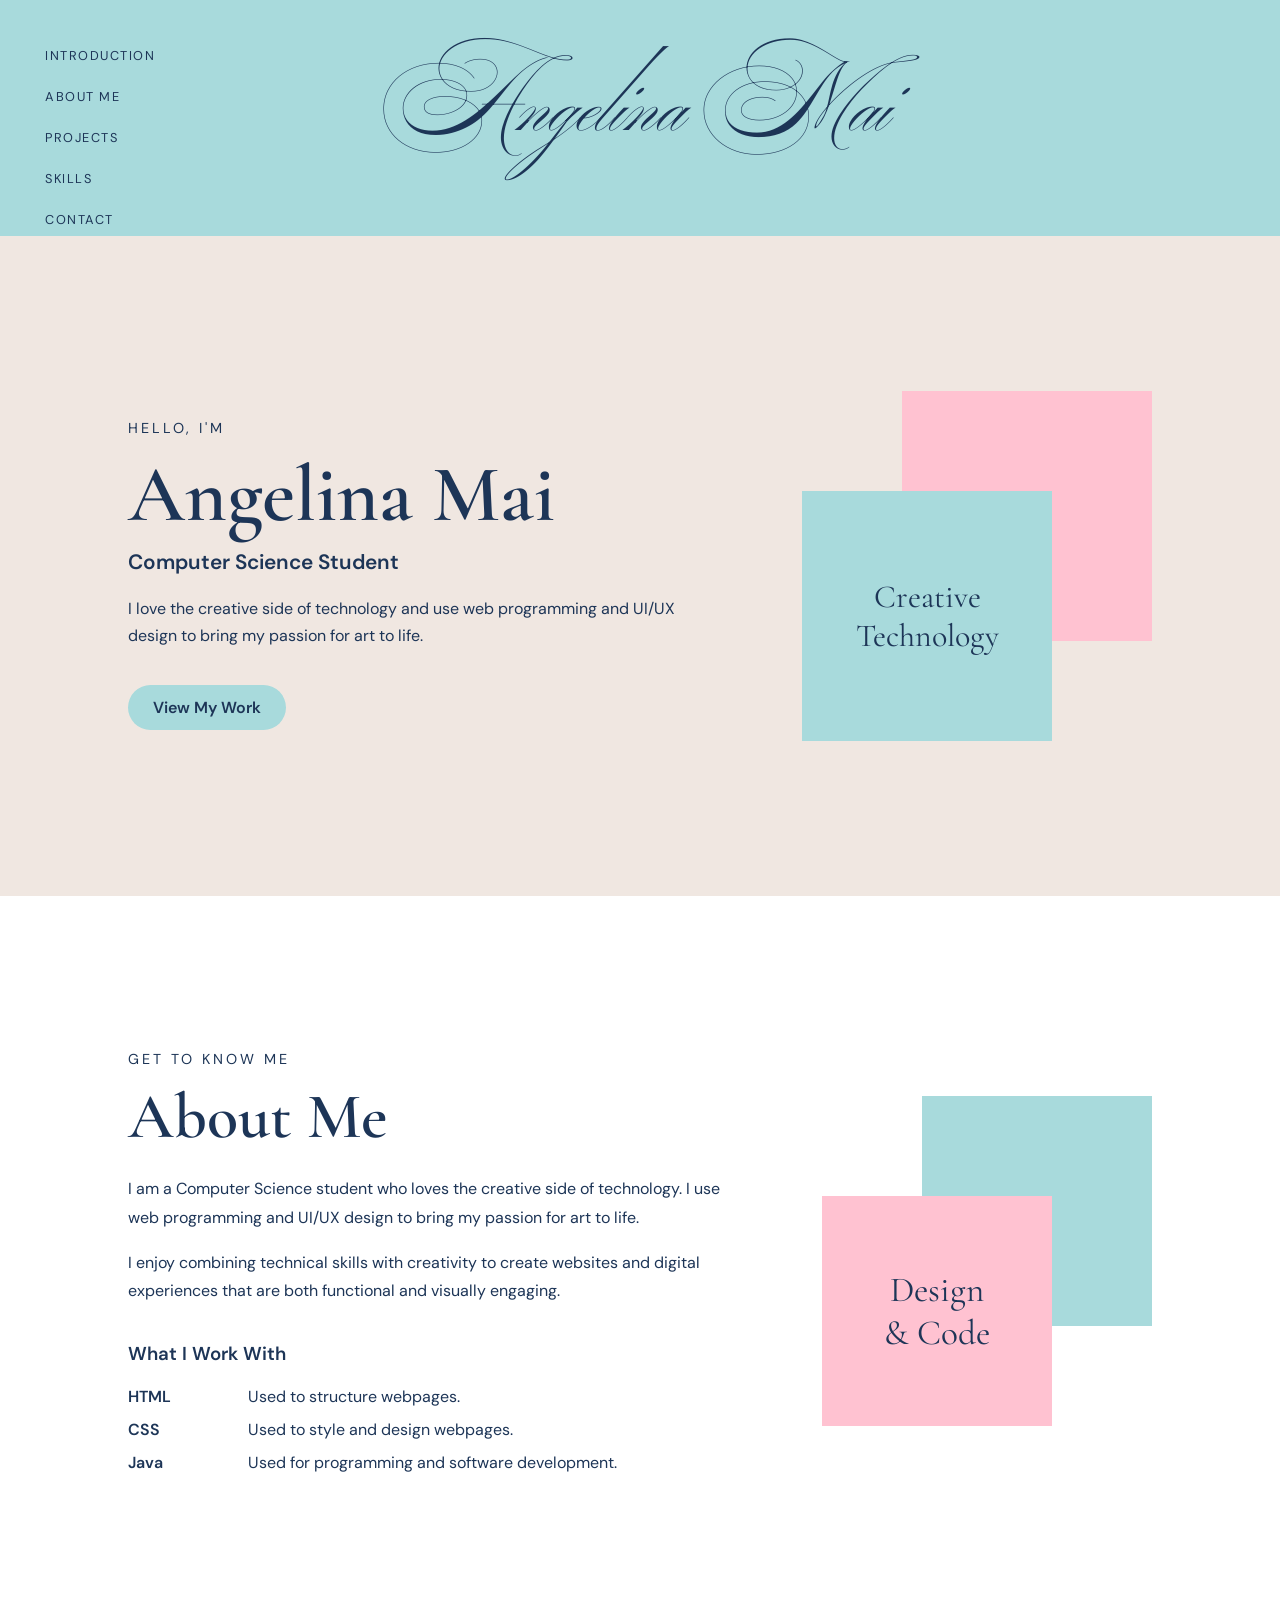
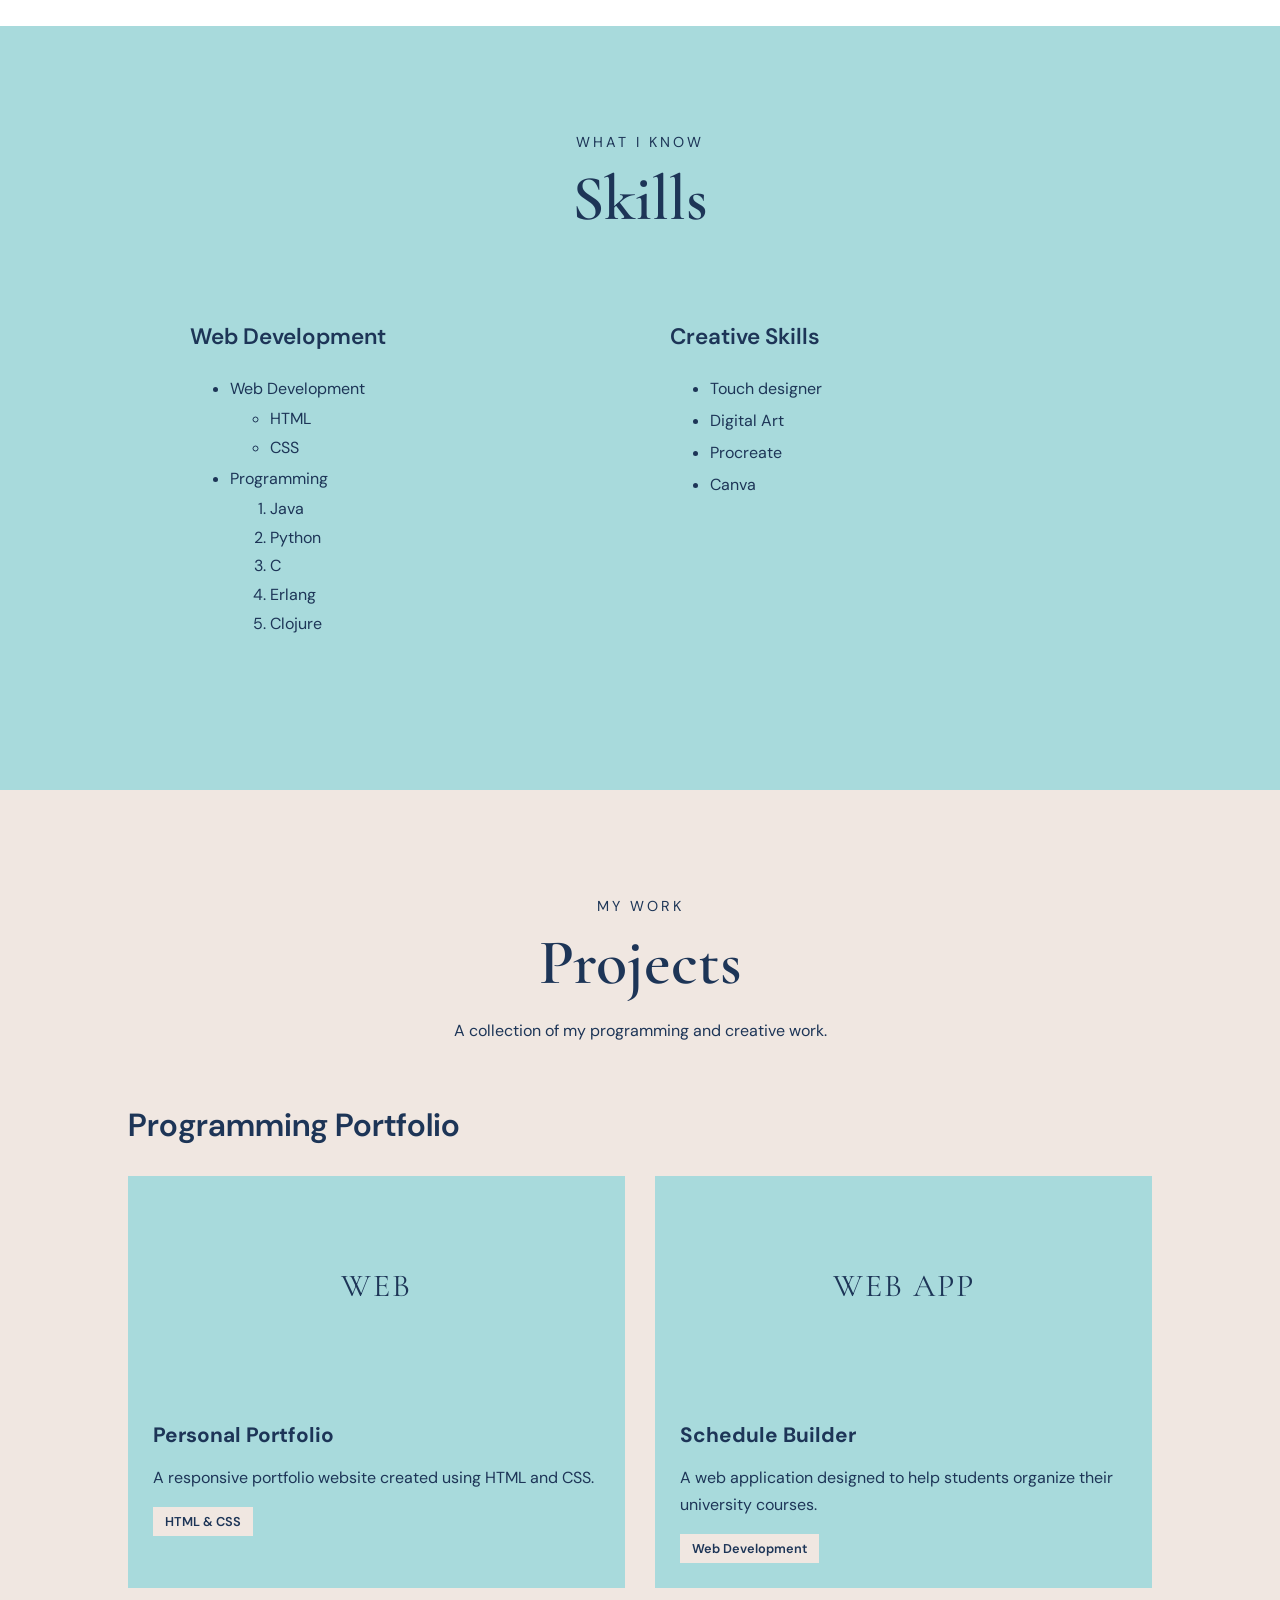
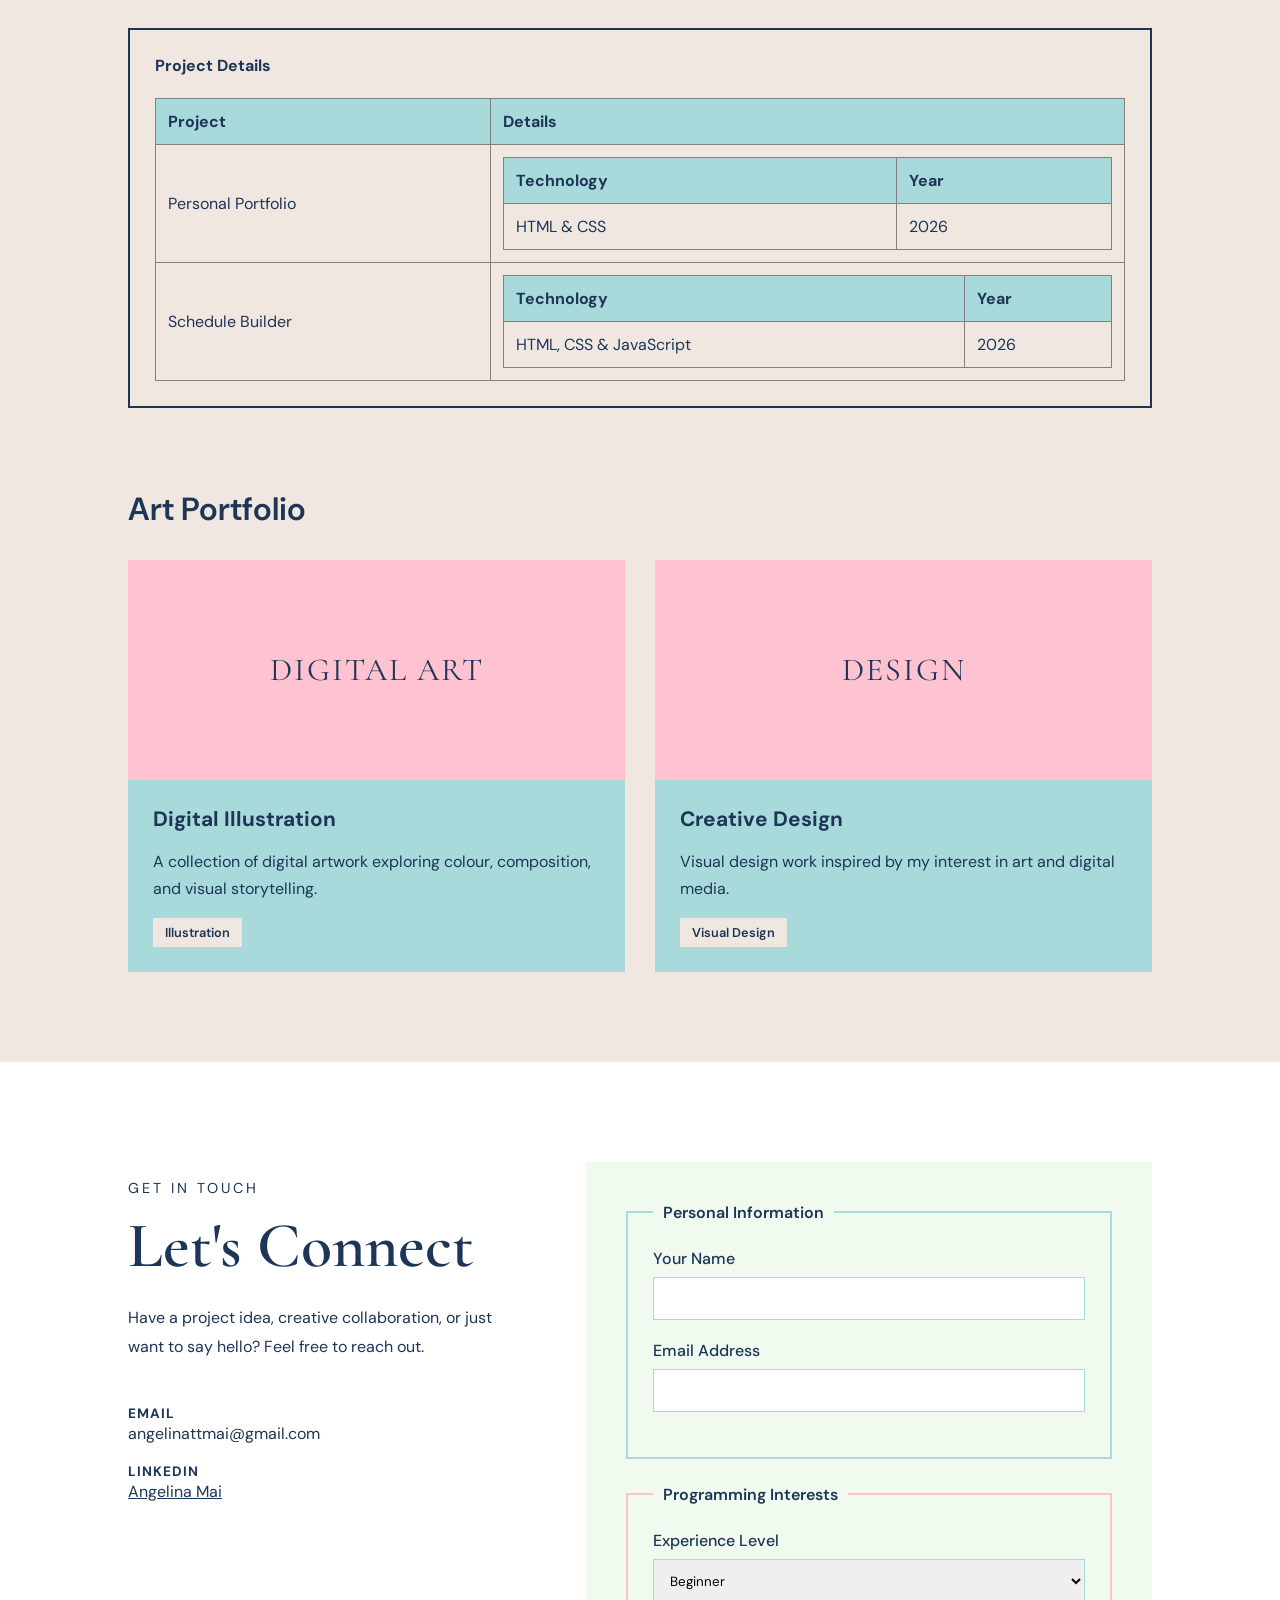
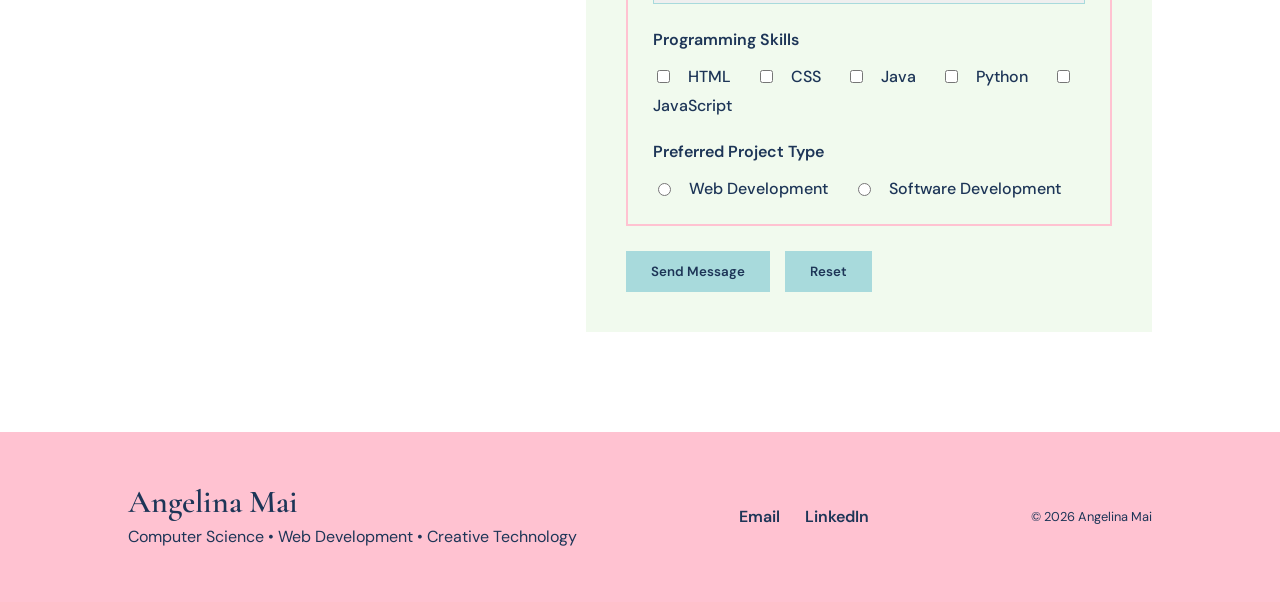
<file: index.html>
<!DOCTYPE html>
<html lang="en">

<head>
    <meta charset="UTF-8">
    <title> Angelina Mai's portfolio </title>
    <link rel="preconnect" href="https://fonts.googleapis.com">
    <link rel="preconnect" href="https://fonts.gstatic.com" crossorigin>
    <link href="https://fonts.googleapis.com/css2?family=Ballet&family=Cormorant+Garamond:wght@500;600;700&family=DM+Sans:wght@400;500;600;700&display=swap" rel="stylesheet">


    <link rel="stylesheet" href="style.css">
</head>

<body> 

    <!-- Used <header> because it introduces my portfolio and provides a brief overview of my background -->
    <header>
    <div class="header-content">
        <h1>Angelina Mai</h1>
    </div>
</header>
    <!-- Used <nav> because these links provide the main way visitors move between sections of my portfolio. -->
<nav>
    <a href="#intro">Introduction</a>
    <a href="#about">About Me</a>
    <a href="#projects">Projects</a>
    <a href="#skills">Skills</a>
    <a href="#contact">Contact</a>
</nav>

    <main>

        <section id="intro" class="intro">
        <div class="intro-text">
            <p class="eyebrow">HELLO, I'M</p>
            <h2>Angelina Mai</h2>
            <h3>Computer Science Student</h3>

            <p>
                I love the creative side of technology and use
                web programming and UI/UX design to bring my
                passion for art to life.
            </p>

            <a href="#projects" class="intro-button">View My Work</a>
        </div>

        <div class="intro-visual">
            <div class="intro-box back-box"></div>
            <div class="intro-box front-box">
                <span>Creative<br>Technology</span>
            </div>
        </div>
    </section>

      <section id="about" class="about-section">

    <!-- Used a section to organize my personal introduction separately from my projects and skills. -->
    <div class="about-content">
        <p class="eyebrow">GET TO KNOW ME</p>

        <h2>About Me</h2>

        <p>
            I am a Computer Science student who loves the creative
            side of technology. I use web programming and UI/UX
            design to bring my passion for art to life.
        </p>

        <p>
            I enjoy combining technical skills with creativity to
            create websites and digital experiences that are both
            functional and visually engaging.
        </p>

        <h3>What I Work With</h3>

        <!-- Used <dl> here because I am defining and describing the technologies I use. -->
        <dl>
            <dt>HTML</dt>
            <dd>Used to structure webpages.</dd>

            <dt>CSS</dt>
            <dd>Used to style and design webpages.</dd>

            <dt>Java</dt>
            <dd>Used for programming and software development.</dd>
        </dl>
    </div>

    <div class="about-visual">
        <div class="about-box about-back"></div>

        <div class="about-box about-front">
            <span>Design<br>&amp; Code</span>
        </div>
    </div>

</section>

    <section id="skills" class="skills-section">

    <div class="section-heading">
        <p class="eyebrow">WHAT I KNOW</p>
        <h2>Skills</h2>
    </div>

    <div class="skills-box">

        <div class="skill-column">
            <h3>Web Development</h3>

            
            <ul>
                <li>Web Development
                    <ul>
                        <li>HTML</li>
                        <li>CSS</li>
                    </ul>
                </li>

                <li>Programming
                    <ol>
                        <li>Java</li>
                        <li>Python</li>
                        <li>C</li>
                        <li>Erlang</li>
                        <li>Clojure</li>
                    </ol>
                </li>
            </ul>
        </div>

        <div class="skill-column">
            <h3>Creative Skills</h3>

            <ul>
                <li>Touch designer</li>
                <li>Digital Art</li>
                <li>Procreate</li>
                <li>Canva</li>
            </ul>
        </div>

    </div>

</section>

    <section id="projects" class="projects-section">

    <div class="section-heading">
        <p class="eyebrow">MY WORK</p>
        <h2>Projects</h2>
        <p>
            A collection of my programming and creative work.
        </p>
    </div>

    <div class="portfolio-category">
        <h3>Programming Portfolio</h3>

        <div class="project-grid">

            <article class="project-card">
                <div class="project-image programming-image">
                    <span>WEB</span>
                </div>

                <div class="project-info">
                    <h4>Personal Portfolio</h4>
                    <p>
                        A responsive portfolio website created using
                        HTML and CSS.
                    </p>
                    <span class="project-tag">HTML &amp; CSS</span>
                </div>
            </article>

            <article class="project-card">
                <div class="project-image programming-image">
                    <span>WEB APP</span>
                </div>

                <div class="project-info">
                    <h4>Schedule Builder</h4>
                    <p>
                        A web application designed to help students
                        organize their university courses.
                    </p>
                    <span class="project-tag">Web Development</span>
                </div>
            </article>

        </div>

        <div class="project-table">
            <h4>Project Details</h4>
            <!-- Used a nested table here to organize each project's technology and year. -->
            <table border="1">
                <tr>
                    <th>Project</th>
                    <th>Details</th>
                </tr>

                <tr>
                    <td>Personal Portfolio</td>

                    <td>
                        <table border="1">
                            <tr>
                                <th>Technology</th>
                                <th>Year</th>
                            </tr>

                            <tr>
                                <td>HTML &amp; CSS</td>
                                <td>2026</td>
                            </tr>
                        </table>
                    </td>
                </tr>

                <tr>
                    <td>Schedule Builder</td>

                    <td>
                        <table border="1">
                            <tr>
                                <th>Technology</th>
                                <th>Year</th>
                            </tr>

                            <tr>
                                <td>HTML, CSS &amp; JavaScript</td>
                                <td>2026</td>
                            </tr>
                        </table>
                    </td>
                </tr>
            </table>
        </div>
    </div>


    <div class="portfolio-category art-category">
        <h3>Art Portfolio</h3>

        <div class="project-grid">

            <article class="project-card">
                <div class="project-image art-image">
                    <span>DIGITAL ART</span>
                </div>

                <div class="project-info">
                    <h4>Digital Illustration</h4>
                    <p>
                        A collection of digital artwork exploring
                        colour, composition, and visual storytelling.
                    </p>
                    <span class="project-tag">Illustration</span>
                </div>
            </article>

            <article class="project-card">
                <div class="project-image art-image">
                    <span>DESIGN</span>
                </div>

                <div class="project-info">
                    <h4>Creative Design</h4>
                    <p>
                        Visual design work inspired by my interest
                        in art and digital media.
                    </p>
                    <span class="project-tag">Visual Design</span>
                </div>
            </article>

        </div>
    </div>

</section>

   <section id="contact" class="contact-section">

    <div class="contact-intro">
        <p class="eyebrow">GET IN TOUCH</p>
        <h2>Let's Connect</h2>

        <p>
            Have a project idea, creative collaboration, or just want
            to say hello? Feel free to reach out.
        </p>

        <div class="contact-details">
            <p><strong>Email</strong><br>
                angelinattmai@gmail.com
            </p>

            <p><strong>LinkedIn</strong><br>
                <a href="https://www.linkedin.com/in/angelina-mai-190041386/?isSelfProfile=true">
                    Angelina Mai
                </a>
            </p>
        </div>
    </div>

    <form class="contact-form">

        <fieldset>
            <legend>Personal Information</legend>

            <label for="name">Your Name</label>
            <input type="text" id="name" name="name">

            <label for="email">Email Address</label>
            <input type="email" id="email" name="email">
        </fieldset>

        <fieldset>
            <legend>Programming Interests</legend>

            <label for="level">Experience Level</label>

            <select id="level" name="level">
                <option value="beginner">Beginner</option>
                <option value="intermediate">Intermediate</option>
                <option value="advanced">Advanced</option>
            </select>

         <p class="form-label">Programming Skills</p>

            <div class="checkbox-group">
                <input type="checkbox" id="html" name="skills" value="html">
                <label for="html">HTML</label>

                <input type="checkbox" id="css" name="skills" value="css">
                <label for="css">CSS</label>

                <input type="checkbox" id="java" name="skills" value="java">
                <label for="java">Java</label>

                <input type="checkbox" id="python" name="skills" value="python">
                <label for="python">Python</label>

                <input type="checkbox" id="javascript" name="skills" value="javascript">
                <label for="javascript">JavaScript</label>
            </div>

            <p class="form-label">Preferred Project Type</p>

            <div class="radio-group">
                <input type="radio" id="web" name="project" value="web">
                <label for="web">Web Development</label>

                <input type="radio" id="software" name="project" value="software">
                <label for="software">Software Development</label>
            </div>

        </fieldset>

        <div class="form-buttons">
            <button type="submit">Send Message</button>
            <button type="reset">Reset</button>
        </div>
        </form>
    
    </section>

    </main>

    <footer class="site-footer">
    <div>
        <h3>Angelina Mai</h3>
        <p>Computer Science • Web Development • Creative Technology</p>
    </div>

    <div class="footer-links">
        <a href="mailto:angelinattmai@gmail.com">Email</a>
        <a href="https://www.linkedin.com/in/angelina-mai-190041386/?isSelfProfile=true">
            LinkedIn
        </a>
    </div>

    <p class="copyright">© 2026 Angelina Mai</p>
</footer>

</body>
</html>
</file>
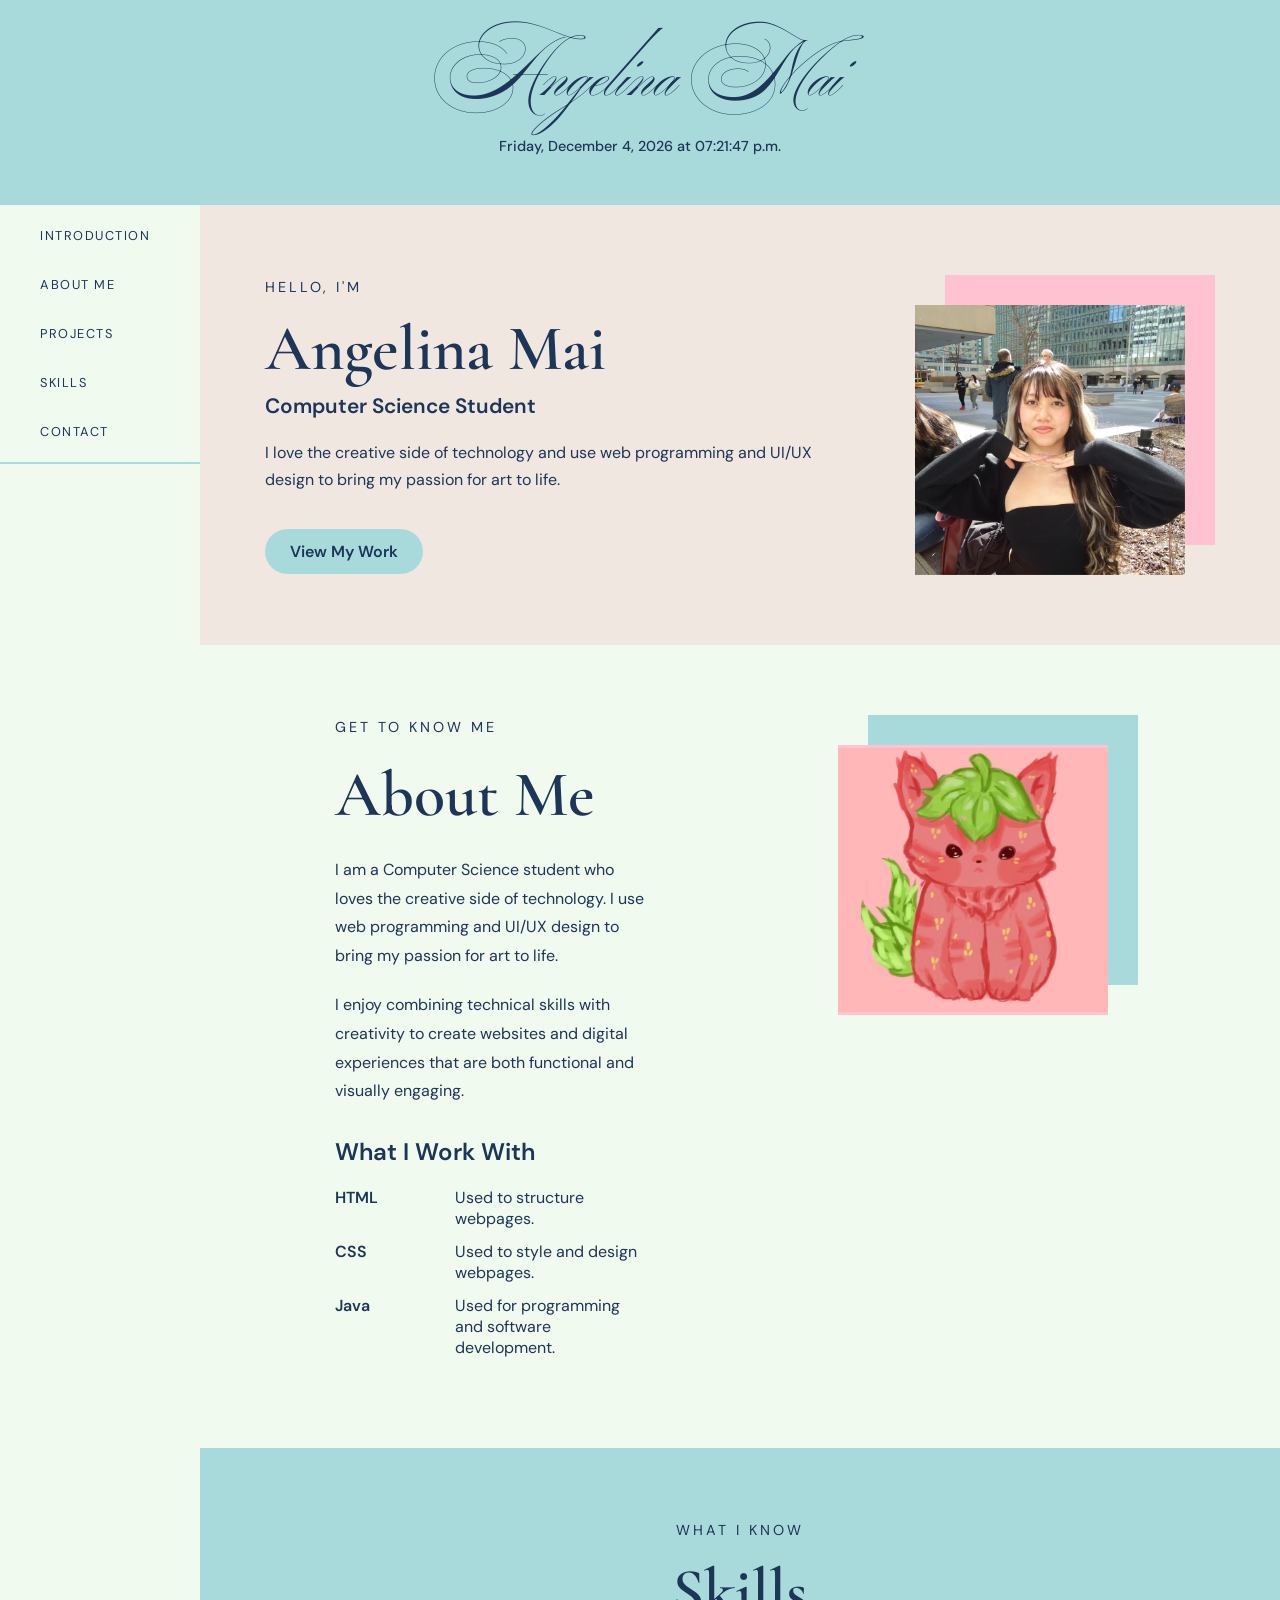
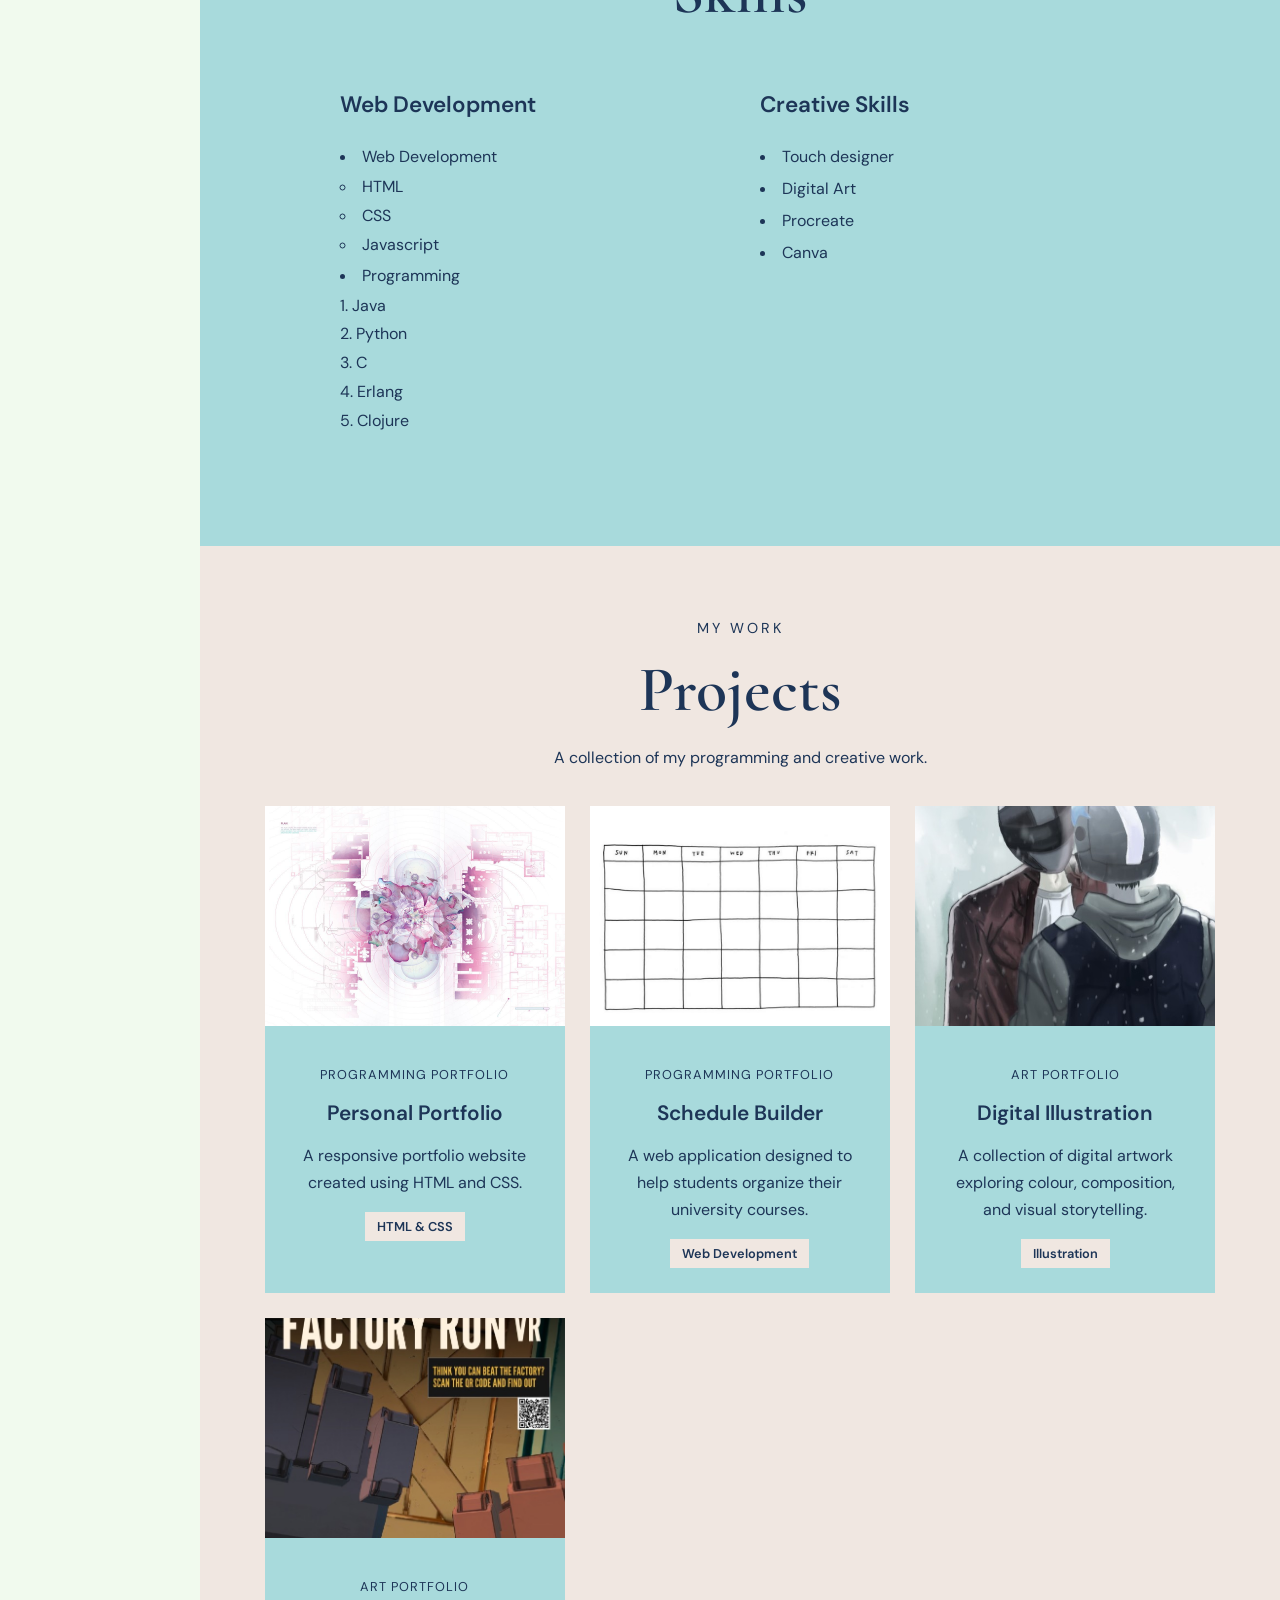
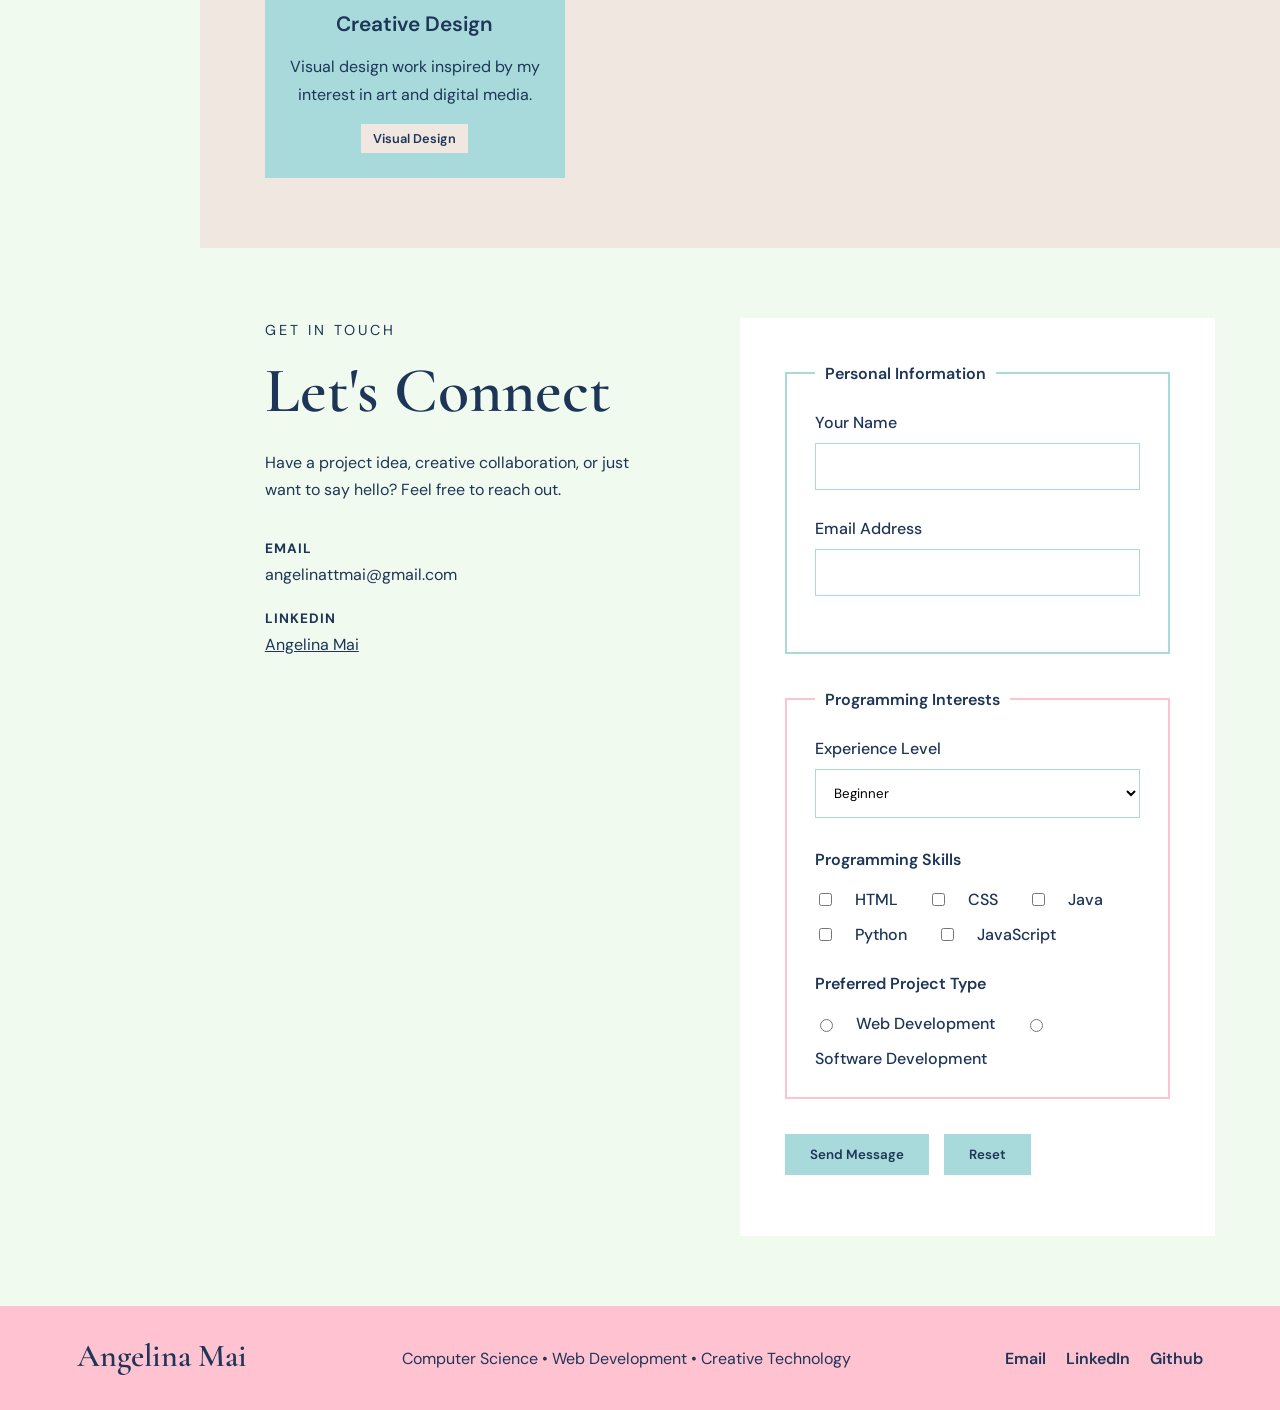
<file: part B/index.html>
<!DOCTYPE html>
<html lang="en">

<head>
    <meta charset="UTF-8">
    <meta name="viewport" content="width=device-width, initial-scale=1.0">

    <title> Angelina Mai's portfolio </title>
    <link rel="preconnect" href="https://fonts.googleapis.com">
    <link rel="preconnect" href="https://fonts.gstatic.com" crossorigin>
    <link href="https://fonts.googleapis.com/css2?family=Ballet&family=Cormorant+Garamond:wght@500;600;700&family=DM+Sans:wght@400;500;600;700&display=swap" rel="stylesheet">

    <link rel="stylesheet" href="style.css">
    <script src="script.js" defer></script>
</head>
<!--HEADER-->

<body>   
<!-- Used <header> because it introduces my portfolio and provides a brief overview of my background -->
<header>
    
        <h1>Angelina Mai</h1>
        <p id="dateTime"> </p>
    
</header>

<!--NAVIGATION-->
<div class = "page-layout"> 
    <nav>
        <a href="#intro">Introduction</a>
        <a href="#about">About Me</a>
        <a href="#projects">Projects</a>
        <a href="#skills">Skills</a>
        <a href="#contact">Contact</a>
    </nav>

    <main>
        <section id="intro" class="intro">
            <div class="intro-text">
                <p class="eyebrow">HELLO, I'M</p>
                <h2>Angelina Mai</h2>
                <h3>Computer Science Student</h3>

                <p>
                    I love the creative side of technology and use
                    web programming and UI/UX design to bring my
                    passion for art to life.
                </p>

                <a href="#projects" class="intro-button">View My Work</a>
            </div>

            <div class="intro-visual">
                <div class="intro-box back-box"></div>
                <div class="intro-box front-box">
                    <img src="images/headshot.png" alt="Preview of personal portfolio website">
                </div>
            </div>
    </section>

<!--ABOUT-->
    <!-- Used a section to organize my personal introduction separately from my projects and skills. -->
    <section id="about" class="about-section">
        <div class="about-content">
            <p class="eyebrow">GET TO KNOW ME</p>
            <h2>About Me</h2>

            <p>
                I am a Computer Science student who loves the creative
                side of technology. I use web programming and UI/UX
                design to bring my passion for art to life.
            </p>

            <p>
                I enjoy combining technical skills with creativity to
                create websites and digital experiences that are both
                functional and visually engaging.
            </p>

            <h3>What I Work With</h3>

            <!-- Used <dl> here because I am defining and describing the technologies I use. -->
            <dl>
                <dt>HTML</dt>
                <dd>Used to structure webpages.</dd>

                <dt>CSS</dt>
                <dd>Used to style and design webpages.</dd>

                <dt>Java</dt>
                <dd>Used for programming and software development.</dd>
            </dl>
        </div>
        <div class="about-visual">
            <div class="about-box about-back"></div>

            <div class="about-box about-front">
                    <img src="images/strawberry cat.webp" alt="Preview of personal portfolio website">
            </div>
        </div>

    </section>
<!--SKILLS-->
    <section id="skills" class="skills-section">

        <div class="section-heading">
            <p class="eyebrow">WHAT I KNOW</p>
            <h2>Skills</h2>
        </div>

        <div class="skills-box">

            <div class="skill-column">
                <h3>Web Development</h3>

                
                <ul>
                    <li>Web Development
                        <ul>
                            <li>HTML</li>
                            <li>CSS</li>
                            <li>Javascript</li>
                        </ul>
                    </li>

                    <li>Programming
                        <ol>
                            <li>Java</li>
                            <li>Python</li>
                            <li>C</li>
                            <li>Erlang</li>
                            <li>Clojure</li>
                        </ol>
                    </li>
                </ul>
            </div>

            <div class="skill-column">
                <h3>Creative Skills</h3>

                <ul>
                    <li>Touch designer</li>
                    <li>Digital Art</li>
                    <li>Procreate</li>
                    <li>Canva</li>
                </ul>
            </div>

        </div>

    </section>
<!--PROJECTS-->

    <section id="projects" class="projects-section">
        <div class="section-heading">
            <p class="eyebrow">MY WORK</p>
            <h2>Projects</h2>
            <p>A collection of my programming and creative work.</p>
        </div>

        <div class="project-grid">
            <article class="project-card">
                <img src="images/portfolio-cover.jpg"alt="Preview of personal portfolio website">

                <div class="project-info">
                    <p class="project-category">Programming Portfolio</p>
                    <h3>Personal Portfolio</h3>
                    <p>A responsive portfolio website created using HTML and CSS.</p>
                    <span class="project-tag">HTML &amp; CSS</span>
                </div>
            </article>

            <article class="project-card">
                <img src="images/schedule.jpg" alt="Preview of course schedule builder">

                <div class="project-info">
                    <p class="project-category">Programming Portfolio</p>
                    <h3>Schedule Builder</h3>
                    <p>A web application designed to help students organize their university courses.</p>
                    <span class="project-tag">Web Development</span>
                </div>
            </article>

            <article class="project-card">
                <img src="images/happy 2gheter.jpg"
                alt="Example of digital illustration artwork">

                <div class="project-info">
                    <p class="project-category">Art Portfolio</p>
                    <h3>Digital Illustration</h3>
                    <p>A collection of digital artwork exploring colour, composition, and visual storytelling.</p>
                    <span class="project-tag">Illustration</span>
                </div>
            </article>

            <article class="project-card">
                    
                    <img src="images/factory run 1.jpg" alt="Example of creative visual design">
                
                <div class="project-info">
                    <p class="project-category">Art Portfolio</p>
                    <h3>Creative Design</h3>
                    <p>Visual design work inspired by my interest in art and digital media.</p>
                    <span class="project-tag">Visual Design</span>
                </div>
            </article>

        </div>

    </section>

<!--CONTACT-->
    <section id="contact" class="contact-section">

        <div class="contact-intro">
            <p class="eyebrow">GET IN TOUCH</p>
            <h2>Let's Connect</h2>

            <p>
                Have a project idea, creative collaboration, or just want
                to say hello? Feel free to reach out.
            </p>

            <div class="contact-details">
                <p><strong>Email</strong><br>
                    angelinattmai@gmail.com
                </p>

                <p><strong>LinkedIn</strong><br>
                    <a href="https://www.linkedin.com/in/angelina-mai-190041386/?isSelfProfile=true">
                        Angelina Mai
                    </a>
                </p>
            </div>
        </div>

        <form class="contact-form" id="contactForm" novalidate>
            <fieldset>
                <legend>Personal Information</legend>

                <label for="name">Your Name</label>
<input type="text" id="name" name="name" required>

<label for="email">Email Address</label>
<input type="email" id="email" name="email" required>
            </fieldset>

            <fieldset>
                <legend>Programming Interests</legend>

                <label for="level">Experience Level</label>

                <select id="level" name="level">
                    <option value="beginner">Beginner</option>
                    <option value="intermediate">Intermediate</option>
                    <option value="advanced">Advanced</option>
                </select>

            <p class="form-label">Programming Skills</p>

                <div class="checkbox-group">
                    <input type="checkbox" id="html" name="skills" value="html">
                    <label for="html">HTML</label>

                    <input type="checkbox" id="css" name="skills" value="css">
                    <label for="css">CSS</label>

                    <input type="checkbox" id="java" name="skills" value="java">
                    <label for="java">Java</label>

                    <input type="checkbox" id="python" name="skills" value="python">
                    <label for="python">Python</label>

                    <input type="checkbox" id="javascript" name="skills" value="javascript">
                    <label for="javascript">JavaScript</label>
                </div>

                <p class="form-label">Preferred Project Type</p>

                <div class="radio-group">
                    <input type="radio" id="web" name="project" value="web">
                    <label for="web">Web Development</label>

                    <input type="radio" id="software" name="project" value="software">
                    <label for="software">Software Development</label>
                </div>

            </fieldset>

            <div class="form-buttons">
                <button type="submit">Send Message</button>
                <button type="reset">Reset</button>
            </div>

                <p id="formMessage" role="status" aria-live="polite"></p>
            </form>
        
        </section>
    </main>
</div>
<!--FOOTER-->
<footer class="site-footer">
        <h3>Angelina Mai</h3>
        <p>Computer Science • Web Development • Creative Technology</p>

    <div class="footer-links">
        <a href="mailto:angelinattmai@gmail.com">Email</a>
        <a href="https://www.linkedin.com/in/angelina-mai-190041386/?isSelfProfile=true">
            LinkedIn
        </a>
        <a href="https://github.com/angelina-mai">Github</a>
    </div>

</footer>

</body>
</html>
</file>
<file: style.css>
:root {
    --blue: #a8dadc;
    --white: #f1faee;
    --beige: #f0e7e1;
    --pink: #ffc2d1;
    --dark: #1d3557;
}
body {
    font-family: "DM Sans", sans-serif;
    margin: 0;
    background-color: var(white);
    color: var(--dark);
}

header h1 {
    font-family: "Ballet", cursive;
    font-size: 6rem;
    font-weight: 400;
    line-height: 1;
    margin: 5px 0 15px;
}

h2, h3 {
    font-family: "DM Sans", sans-serif;
    font-weight: 600;
}

header {
    background-color: var(--blue);
    padding: 60px 40px;
    text-align: center;
}



header p {
    font-size: 1.1rem;
    margin: 0;
}

nav {
    width: 180px;
    background-color: var(white);
    position: absolute;
    top: 25px;
    left: 25px;
    display: flex;
    flex-direction: column;
    padding: 10px 0;
    z-index: 10;
}

nav a {
    display: block;
    padding: 12px 20px;
    color: var(--dark);
    text-decoration: none;
    font-size: 0.8rem;
    letter-spacing: 1.5px;
    text-transform: uppercase;
    transition: 0.3s;
}

nav a:hover {
    background-color: var(--pink);
    color: var(--dark);
}

nav a:active {
    background-color: var(--pink);
    color: var(--dark);
}

fieldset{
    padding: 20px;
    margin: 20px 0;
}
fieldset:first-of-type {
    border:2px solid #32a4a8;
}
fieldset:first-of-type legend {
    color: #32a4a8;
}

fieldset:last-of-type {
    border: 2px solid #32a4a8;
}

fieldset:last-of-type legend {
    color: #32a4a8;
}

label {
    font-weight: bold;
}

.intro {
    min-height: 500px;
    padding: 80px 10%;
    background-color: var(--beige);
    display: flex;
    align-items: center;
    justify-content: space-between;
    gap: 60px;
}

.intro-text {
    max-width: 550px;
}

.eyebrow {
    font-size: 0.9rem;
    letter-spacing: 3px;
    margin-bottom: 5px;
}

.intro-text h2 {
    font-family: "Cormorant Garamond", serif;
    font-size: 5rem;
    font-weight: 600;
    margin: 0;
}

.intro-text h3 {
    font-size: 1.3rem;
    margin: 5px 0 20px;
}

.intro-text p {
    line-height: 1.7;
}

.intro-button {
    display: inline-block;
    margin-top: 20px;
    padding: 12px 25px;
    background-color: var(--blue);
    color: var(--dark);
    text-decoration: none;
    border-radius: 25px;
    font-weight: 600;
}

.intro-button:hover {
    background-color: var(--pink);
}

.intro-visual {
    position: relative;
    width: 350px;
    height: 350px;
}

.intro-box {
    position: absolute;
    width: 250px;
    height: 250px;
}

.back-box {
    top: 0;
    right: 0;
    background-color: var(--pink);
}

.front-box {
    bottom: 0;
    left: 0;
    background-color: var(--blue);
    display: flex;
    align-items: center;
    justify-content: center;
    text-align: center;
}

.front-box span {
    font-family: "Cormorant Garamond", serif;
    font-size: 2rem;
}

.about-section {
    min-height: 550px;
    padding: 90px 10%;
    background-color: var(white);
    display: flex;
    align-items: center;
    justify-content: space-between;
    gap: 80px;
}

.about-content {
    max-width: 600px;
}

.about-content h2 {
    font-family: "Cormorant Garamond", serif;
    font-size: 4rem;
    font-weight: 600;
    margin: 5px 0 20px;
}

.about-content h3 {
    margin-top: 35px;
}

.about-content p {
    line-height: 1.8;
}

.about-content dl {
    display: grid;
    grid-template-columns: 100px 1fr;
    gap: 12px 20px;
    margin-top: 20px;
}

.about-content dt {
    font-weight: 600;
}

.about-content dd {
    margin: 0;
}

.about-visual {
    position: relative;
    width: 330px;
    height: 330px;
    flex-shrink: 0;
}

.about-box {
    position: absolute;
    width: 230px;
    height: 230px;
}

.about-back {
    top: 0;
    right: 0;
    background-color: var(--blue);
}

.about-front {
    bottom: 0;
    left: 0;
    background-color: var(--pink);
    display: flex;
    align-items: center;
    justify-content: center;
    text-align: center;
}

.about-front span {
    font-family: "Cormorant Garamond", serif;
    font-size: 2.2rem;
    color: var(--dark);
}

.projects-section {
    padding: 90px 10%;
    background-color: var(--beige);
}

.section-heading {
    text-align: center;
    max-width: 650px;
    margin: 0 auto 60px;
}

.section-heading h2 {
    font-family: "Cormorant Garamond", serif;
    font-size: 4rem;
    margin: 5px 0 10px;
}

.section-heading p {
    line-height: 1.7;
}

.portfolio-category {
    margin-bottom: 80px;
}

.portfolio-category > h3 {
    font-size: 2rem;
    margin-bottom: 30px;
}

.project-grid {
    display: grid;
    grid-template-columns: repeat(2, 1fr);
    gap: 30px;
}

.project-card {
    background-color: var(--blue);
    overflow: hidden;
}

.project-image {
    height: 220px;
    display: flex;
    align-items: center;
    justify-content: center;
    font-family: "Cormorant Garamond", serif;
    font-size: 2rem;
    letter-spacing: 2px;
}

.programming-image {
    background-color: var(--blue);
}

.art-image {
    background-color: var(--pink);
}

.project-info {
    padding: 25px;
}

.project-info h4 {
    font-size: 1.3rem;
    margin: 0 0 10px;
}

.project-info p {
    line-height: 1.7;
}

.project-tag {
    display: inline-block;
    padding: 6px 12px;
    background-color: var(--beige);
    font-size: 0.8rem;
    font-weight: 600;
}

.project-table {
    margin-top: 40px;
    padding: 25px;
    border: 2px solid var(--dark);
    background-color: var(--beige);
}

.project-table h4 {
    margin-top: 0;
}

.project-table table {
    width: 100%;
    border-collapse: collapse;
}

.project-table th,
.project-table td {
    padding: 12px;
    text-align: left;
}

.project-table th {
    background-color: var(--blue);
}

.art-category {
    margin-bottom: 0;
}

.skills-section {
    padding: 90px 10%;
    background-color: var(--blue);
}

.skills-section .section-heading {
    margin-bottom: 40px;
}

.skills-box {
    max-width: 900px;
    margin: 0 auto;
    padding: 45px;
    background-color: var(--blue);
    display: grid;
    grid-template-columns: 1fr 1fr;
    gap: 60px;
}

.skill-column h3 {
    font-size: 1.4rem;
    margin-top: 0;
}

.skill-column ul {
    line-height: 2;
}

.skill-column ul ul {
    line-height: 1.8;
}

.skill-column ol {
    line-height: 1.8;
}

.contact-section {
    padding: 100px 10%;
    background-color: var(white);
    display: grid;
    grid-template-columns: 0.8fr 1.2fr;
    gap: 80px;
    align-items: start;
}

.contact-intro h2 {
    font-family: "Cormorant Garamond", serif;
    font-size: 4rem;
    margin: 5px 0 20px;
}

.contact-intro > p {
    line-height: 1.8;
    max-width: 450px;
}

.contact-details {
    margin-top: 40px;
}

.contact-details strong {
    font-size: 0.85rem;
    text-transform: uppercase;
    letter-spacing: 1px;
}

.contact-details a {
    color: var(--dark);
}

.contact-form {
    background-color: var(--white);
    padding: 40px;
}

.contact-form fieldset {
    border: 2px solid var(--blue);
    padding: 25px;
    margin: 0 0 25px;
}

.contact-form fieldset:last-of-type {
    border-color: var(--pink);
}

.contact-form legend {
    padding: 0 10px;
    font-weight: 600;
}

.contact-form fieldset:first-of-type legend {
    color: var(--dark);
}

.contact-form fieldset:last-of-type legend {
    color: var(--dark);
}

.contact-form label {
    font-weight: 500;
}

.contact-form input[type="text"],
.contact-form input[type="email"],
.contact-form select {
    display: block;
    width: 100%;
    box-sizing: border-box;
    padding: 12px;
    margin: 8px 0 20px;
    border: 1px solid var(--blue);
    background-color: var(white);
    font-family: "DM Sans", sans-serif;
}

.form-label {
    font-weight: 600;
    margin-top: 25px;
}

.checkbox-group,
.radio-group {
    display: flex;
    flex-wrap: wrap;
    gap: 8px 15px;
    align-items: center;
}

.checkbox-group label,
.radio-group label {
    margin-right: 10px;
}

.form-buttons {
    display: flex;
    gap: 15px;
}

.form-buttons button {
    padding: 12px 25px;
    border: none;
    background-color: var(--blue);
    color: var(--dark);
    font-family: "DM Sans", sans-serif;
    font-weight: 600;
    cursor: pointer;
}

.form-buttons button:hover {
    background-color: var(--pink);
}

.site-footer {
    background-color: var(--pink);
    padding: 50px 10%;
    display: flex;
    align-items: center;
    justify-content: space-between;
    gap: 30px;
}

.site-footer h3 {
    font-family: "Cormorant Garamond", serif;
    font-size: 2rem;
    margin: 0 0 5px;
}

.site-footer p {
    margin: 5px 0;
}

.footer-links {
    display: flex;
    gap: 25px;
}

.footer-links a {
    color: var(--dark);
    text-decoration: none;
    font-weight: 600;
}

.footer-links a:hover {
    text-decoration: underline;
}

.copyright {
    font-size: 0.8rem;
}
</file>
<file: part B/style.css>
:root {
    --blue: #a8dadc;
    --white: #f1faee;
    --beige: #f0e7e1;
    --pink: #ffc2d1;
    --dark: #1d3557;
}

.page-layout {
    display: grid;
    grid-template-columns: 200px minmax(0, 1fr);
}

nav {
    display: flex;
    flex-direction: column;
    justify-content: flex-start;
    align-self: start;
}

main {
    min-width: 0;
}

@media (max-width: 768px) {
    .page-layout {
        grid-template-columns: 1fr;
    }

    nav {
        flex-direction: row;
        flex-wrap: wrap;
        justify-content: center;
    }
}

*,
*::before,
*::after {
    box-sizing: border-box;
}
 
html {
    scroll-behavior: smooth;
}
 
body {
    margin: 0;
    font-family: "DM Sans", sans-serif;
    color: var(--dark);
    background-color: var(--white);
}
 
img {
    display: block;
    max-width: 100%;
}
 
h2,
h3 {
    font-weight: 600;
}
 
.eyebrow {
    font-size: 0.9rem;
    letter-spacing: 3px;
    margin: 0 0 10px;
}
 
section {
    width: 100%;
    padding: 70px max(6%, calc((100% - 1100px) / 2));
}
 
section p {
    line-height: 1.7;
}
 
/* =====================================
   2. HEADER
===================================== */
 
header {
    background-color: var(--blue);
    padding: 35px 25px;
    text-align: center;
}

.header-content {
    max-width: 1200px;
    margin: 0 auto;
}
 
header h1 {
    font-family: "Ballet", cursive;
    font-size: clamp(2.5rem, 6vw, 6rem);
    font-weight: 400;
    line-height: 1.2;
    margin: 0;
}
 
/* =====================================
   3. MAIN LAYOUT AND NAVIGATION
===================================== */
 
nav {
    position: sticky;
    top: 0;
    z-index: 10;
    display: flex;
    flex-wrap: wrap;
    justify-content: center;
    gap: 8px;
    padding: 10px 20px;
    background-color: var(--white);
    border-bottom: 2px solid var(--blue);
}
 
nav a {
    display: block;
    padding: 12px 20px;
    color: var(--dark);
    text-decoration: none;
    font-size: 0.8rem;
    letter-spacing: 1.5px;
    text-transform: uppercase;
    transition: background-color 0.2s;
}
 
nav a:hover,
nav a:focus-visible {
    background-color: var(--pink);
}
 
/* =====================================
   4. INTRODUCTION
===================================== */
 
.intro {
    display: flex;
    align-items: center;
    justify-content: space-between;
    gap: 40px;
    background-color: var(--beige);
}
 
.intro-text {
    flex: 1;
    min-width: 0;
    max-width: 550px;
}
 
.intro-text h2 {
    font-family: "Cormorant Garamond", serif;
    font-size: clamp(3rem, 5vw, 5rem);
    font-weight: 600;
    margin: 0;
}
 
.intro-text h3 {
    font-size: 1.3rem;
    margin: 5px 0 20px;
}
 
.intro-button {
    display: inline-block;
    margin-top: 20px;
    padding: 12px 25px;
    border-radius: 25px;
    background-color: var(--blue);
    color: var(--dark);
    text-decoration: none;
    font-weight: 600;
}
 
.intro-button:hover {
    background-color: var(--pink);
}
 
/* Introduction decorative boxes */
 
.intro-visual {
    position: relative;
    flex: 0 0 300px;
    width: 300px;
    height: 300px;
}
 
.intro-box {
    position: absolute;
    width: 90%;
    height: 90%;
}
 
.back-box {
    top: 0;
    right: 0;
    background-color: var(--pink);
}
 
.front-box {
    bottom: 0;
    left: 0;
    display: flex;
    align-items: center;
    justify-content: center;
    text-align: center;
    background-color: var(--blue);
}
 
.front-box span {
    font-family: "Cormorant Garamond", serif;
    font-size: 2rem;
}
 
/* =====================================
   5. ABOUT ME
===================================== */
 
.about-section {
    display: grid;
    grid-template-columns: 1fr 1fr;
    gap: 40px;
    background-color: var(--white);
    align-items: center;
}
 
/* Left side: text */
 
.about-content {
    grid-template-columns: 1fr 1fr;
    min-width: 0;
    max-width: 650px;
    grid-template-columns: 1;
}

.about-content h2 {
    font-family: "Cormorant Garamond", serif;
    font-size: clamp(3rem, 5vw, 5rem);
    font-weight: 600;
    line-height: 1.1;
    margin: 0 70px 25px;
}
 
.about-content p {
    margin: 0 70px  20px;
    line-height: 1.8;
}
 
.about-content h3 {
    font-size: 1.5rem;
    margin: 30px 70px 20px;
}

.about-content dl {
    display: grid;
    grid-template-columns: 100px minmax(0, 1fr);
    gap: 12px 20px;
    margin: 0 70px 20px;
}
 
.about-content dt {
    font-weight: 600;
}
 
.about-content dd {
    margin: 0;
}

/* Right side: overlapping blocks */
 
.about-visual {
    position: relative;
    width: 100%;
    max-width: 300px;
    aspect-ratio: 1;
    justify-self: center;
    grid-column: 2;
}

.about-box {
    position: absolute;
    width: 90%;
    height: 90%;
}

.about-back {
    top: 0;
    right: 0;
    background-color: var(--blue);
}
 
.about-front {
    bottom: 0;
    left: 0;
    display: flex;
    align-items: center;
    justify-content: center;
    text-align: center;
    background-color: var(--pink);
}
 
.about-front span {
    font-family: "Cormorant Garamond", serif;
    font-size: 2.2rem;
    line-height: 1.2;
}

/* =====================================
   6. PROJECTS
===================================== */
 
.projects-section {
    background-color: var(--beige);
}
 
.section-heading {
    max-width: 650px;
    margin: 0 auto 35px;
    text-align: center;
}
 
.section-heading h2 {
    font-family: "Cormorant Garamond", serif;
    font-size: clamp(3rem, 5vw, 4rem);
    margin: 5px 0 10px;
}
 
.portfolio-category {
    margin-bottom: 50px;
}
 
.portfolio-category > h3 {
    font-size: 2rem;
    margin-bottom: 25px;
}
 
.project-grid {
    display: grid;
    grid-template-columns: repeat(auto-fit, minmax(min(100%, 220px), 1fr));
    gap: 25px;
    max-width: 1100px;
    margin: 0 auto;
}
 
.project-card {
    min-width: 0;
    text-align: center;
    overflow: hidden;
    background-color: var(--blue);
}
 
.project-card img {
    display: block;
    width: 100%;
    height: 220px;
    object-fit: cover;
}

.project-image {
    display: flex;
    width: 100%;
    height: 220px;
    align-items: center;
    justify-content: center;
}
 
.project-image {
    display: flex;
    align-items: center;
    justify-content: center;
    font-family: "Cormorant Garamond", serif;
    font-size: 2rem;
}
 
.programming-image {
    background-color: var(--blue);
}
 
.art-image {
    background-color: var(--pink);
}
 
.project-link {
    display: block;
    height: 100%;
    color: inherit;
    text-decoration: none;
}
 
.project-info {
    padding: 25px;
}
 
.project-info h3,
.project-info h4 {
    font-size: 1.3rem;
    margin: 0 0 10px;
}
 
.project-info p {
    line-height: 1.7;
}
 
.project-category {
    font-size: 0.8rem;
    text-transform: uppercase;
    letter-spacing: 1px;
}
 
.project-tag {
    display: inline-block;
    padding: 6px 12px;
    background-color: var(--beige);
    font-size: 0.8rem;
    font-weight: 600;
}
 
/* Optional project table */
 
.project-table {
    margin-top: 35px;
    padding: 25px;
    border: 2px solid var(--dark);
    background-color: var(--beige);
    overflow-x: auto;
}
 
.project-table h4 {
    margin-top: 0;
}
 
.project-table table {
    width: 100%;
    border-collapse: collapse;
}
 
.project-table th,
.project-table td {
    padding: 12px;
    text-align: left;
}
 
.project-table th {
    background-color: var(--blue);
}
 
/* =====================================
   7. SKILLS
===================================== */
 
.skills-section {
    background-color: var(--blue);
}
 
.skills-box {
    display: grid;
    grid-template-columns: repeat(2, minmax(0, 1fr));
    gap: 40px;
    max-width: 850px;
    margin: 0 auto;
    padding: 25px;
}
 
.skill-column {
    min-width: 0;
    text-align: left;
}
 
.skill-column h3 {
    font-size: 1.4rem;
    margin-top: 0;
}
 
.skill-column ul,
.skill-column ol {
    list-style-position: inside;
    padding: 0;
}
 
.skill-column ul {
    line-height: 2;
}
 
.skill-column ul ul,
.skill-column ol {
    line-height: 1.8;
}
 
/* =====================================
   8. CONTACT
===================================== */
 
.contact-section {
    display: grid;
    grid-template-columns:
        minmax(0, 1fr) minmax(0, 1.2fr);
    gap: 80px;
    align-items: start;
    background-color: var(--white);
}
 
.contact-intro,
.contact-form {
    min-width: 0;
}
 
.contact-intro h2 {
    font-family: "Cormorant Garamond", serif;
    font-size: clamp(3rem, 5vw, 4rem);
    margin: 5px 0 20px;
}
 
.contact-intro > p {
    max-width: 450px;
}
 
.contact-details {
    margin-top: 30px;
}
 
.contact-details strong {
    font-size: 0.85rem;
    text-transform: uppercase;
    letter-spacing: 1px;
}
 
.contact-details a {
    color: var(--dark);
}
 
/* Contact form */
 
.contact-form {
    width: 100%;
    padding: 45px;
    background-color: #ffffff;
}
 
.contact-form fieldset {
    min-width: 0;
    border: 2px solid var(--blue);
    padding: 28px;
    margin: 0 0 35px;
}
 
.contact-form fieldset:last-of-type {
    border-color: var(--pink);
}
 
.contact-form legend {
    padding: 0 10px;
    color: var(--dark);
    font-weight: 600;
}
 
.contact-form label {
    font-weight: 500;
}
 
.contact-form input[type="text"],
.contact-form input[type="email"],
.contact-form select {
    display: block;
    width: 100%;
    padding: 14px;
    margin: 10px 0 28px;
    border: 1px solid var(--blue);
    background-color: #ffffff;
    font-family: inherit;
}
 
.form-label {
    font-weight: 600;
    margin-top: 25px;
}
 
.checkbox-group,
.radio-group {
    display: flex;
    flex-wrap: wrap;
    align-items: center;
    gap: 14px 20px;
}
 
.checkbox-group label,
.radio-group label {
    margin-right: 10px;
}
 
.form-buttons {
    display: flex;
    flex-wrap: wrap;
    gap: 15px;
}
 
.form-buttons button {
    padding: 12px 25px;
    border: none;
    background-color: var(--blue);
    color: var(--dark);
    font-family: inherit;
    font-weight: 600;
    cursor: pointer;
}
 
.form-buttons button:hover {
    background-color: var(--pink);
}
 
/* =====================================
   9. FOOTER
===================================== */
 
.site-footer {
    display: flex;
    flex-wrap: wrap;
    align-items: center;
    justify-content: space-between;
    gap: 25px;
    padding: 30px 6%;
    background-color: var(--pink);
}
 
.site-footer h3 {
    font-family: "Cormorant Garamond", serif;
    font-size: 2rem;
    margin: 0 0 5px;
}
 
.site-footer p {
    margin: 5px 0;
}
 
.footer-links {
    display: flex;
    flex-wrap: wrap;
    gap: 20px;
}
 
.footer-links a {
    color: var(--dark);
    text-decoration: none;
    font-weight: 600;
}
 
.footer-links a:hover {
    text-decoration: underline;
}
 
.copyright {
    font-size: 0.8rem;
}
 
/* =====================================
   10. TABLET AND SMALL SCREENS
===================================== */
 
/* =====================================
   ABOUT LAYOUT — LAPTOP AND DESKTOP
===================================== */

#about {
    display: grid;
    grid-template-columns: minmax(0, 1fr) minmax(0, 1fr);
    gap: 40px;
    align-items: start;
}

#about > .about-content {
    grid-column: 1;
    grid-row: 1;
    min-width: 0;
}

#about > .about-visual {
    grid-column: 2;
    grid-row: 1;
    position: relative;
    width: 100%;
    max-width: 300px;
    aspect-ratio: 1;
    align-self: start;
    justify-self: center;
    margin: 0;
}

/* =====================================
   TABLET AND SMALLER LAPTOPS
===================================== */

@media (max-width: 1100px) {
    section {
        padding: 55px 5%;
    }

    .intro {
        flex-wrap: wrap;
        justify-content: center;
    }

    .intro-visual {
        flex-basis: 260px;
        width: 260px;
        height: 260px;
    }
}

/* =====================================
   MOBILE
===================================== */

@media (max-width: 768px) {
    nav {
        padding: 8px;
        gap: 0;
    }

    nav a {
        padding: 10px 12px;
        font-size: 0.75rem;
    }

    section {
        padding: 45px 6%;
    }

    .project-grid {
        grid-template-columns: 1fr;
    }

    .intro {
        flex-direction: column;
        align-items: center;
    }

    .intro-text {
        flex: 0 1 auto;
        width: 100%;
    }

    .intro-visual {
        flex: 0 0 auto;
        width: min(100%, 280px);
        height: auto;
        aspect-ratio: 1;
    }

    #about {
        grid-template-columns: minmax(0, 1fr);
        gap: 30px;
    }

    #about > .about-content {
        width: 100%;
        max-width: 650px;
        margin: 0 auto;
    }

    #about > .about-visual {
        grid-column: 1;
        grid-row: 2;
        max-width: 280px;
    }

    .about-content h2 {
        margin: 0 0 25px;
    }

    .about-content p {
        margin: 0 0 20px;
    }

    .about-content h3 {
        margin: 30px 0 20px;
    }

    .about-content dl {
        margin: 0 0 20px;
    }

    .skills-box,
    .contact-section {
        grid-template-columns: 1fr;
        gap: 25px;
    }

    .skills-box,
    .contact-form {
        padding: 20px;
    }

    .site-footer {
        flex-direction: column;
        text-align: center;
    }

    .footer-links {
        justify-content: center;
    }
}

/* =====================================
   EXTRA SMALL SCREENS
===================================== */

@media (max-width: 400px) {
    .about-content dl {
        grid-template-columns: 1fr;
        gap: 6px;
    }

    .about-content dd {
        margin-bottom: 12px;
    }

    .contact-form {
        padding: 15px;
    }

    .contact-form fieldset {
        padding: 12px;
    }
}

#dateTime {
    font-size: 0.9rem;
    font-weight: 500;
    margin-top: 10px;
    color: var(--dark);
}
</file>
